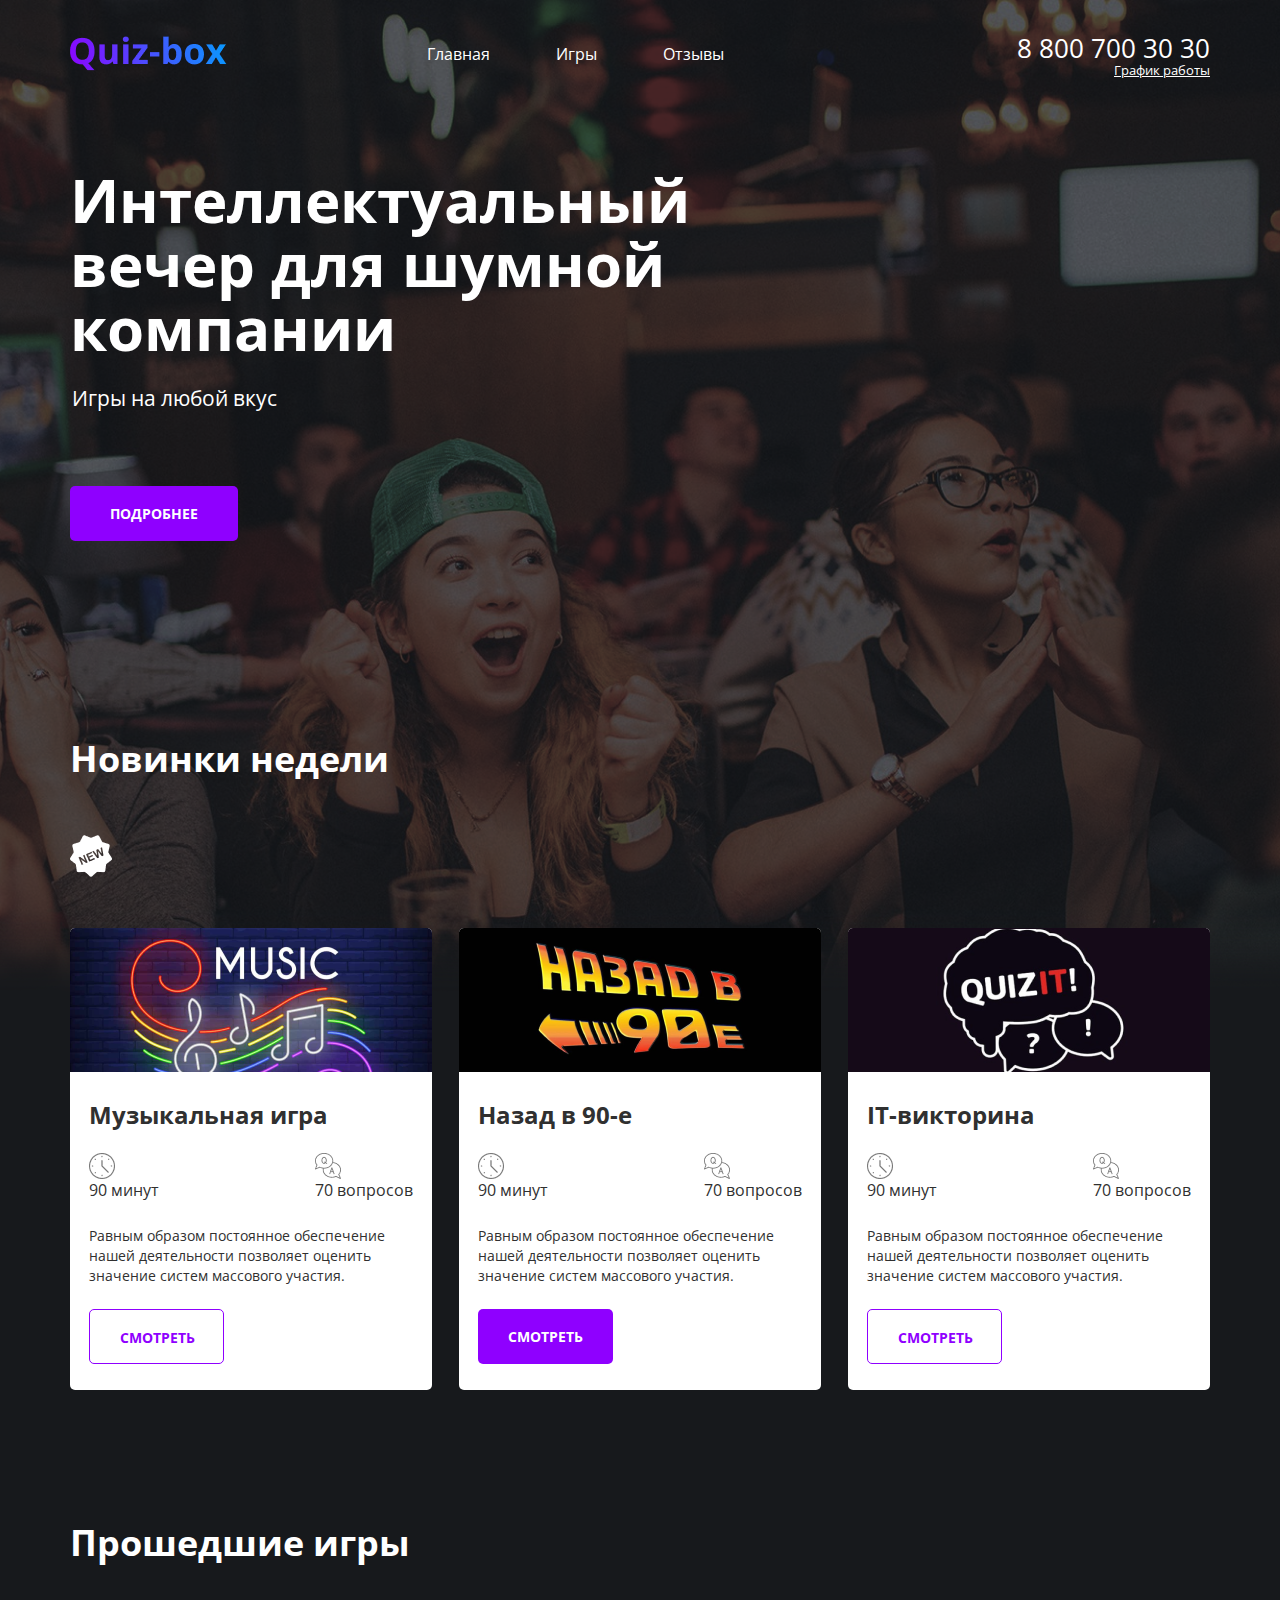
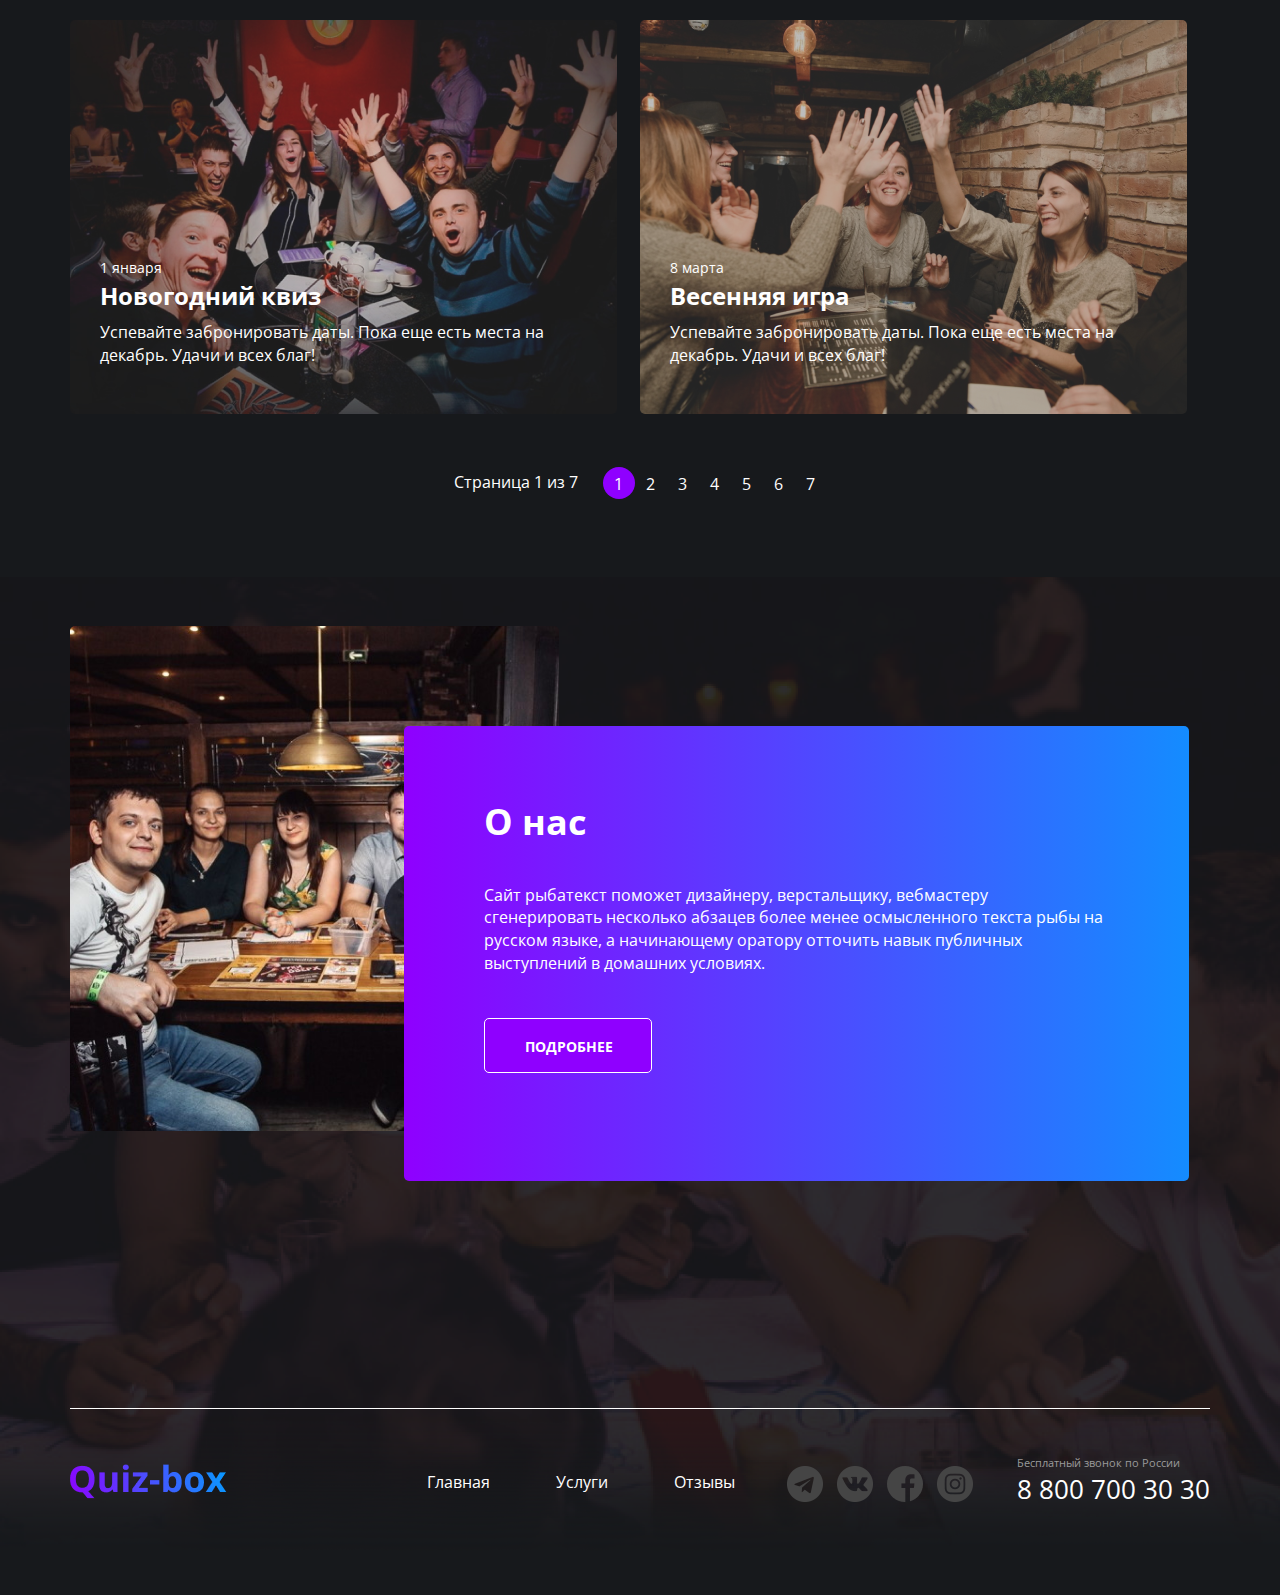
<file: index.html>
<!DOCTYPE html>
<html lang="ru">
<head>
    <meta charset="UTF-8">
    <meta http-equiv="X-UA-Compatible" content="IE=edge">
    <meta name="viewport" content="width=1200, initial-scale=1.0">
    <link rel="preconnect" href="https://fonts.googleapis.com">
    <link rel="preconnect" href="https://fonts.gstatic.com" crossorigin>
    <link href="https://fonts.googleapis.com/css2?family=Open+Sans:wght@400;700&display=swap" rel="stylesheet">
    <link rel="stylesheet" href="./css/main.css" class="stylesheet">
    <title>Quiz-box | Main page</title>
</head>
<body>
    <div class="wrapper main-page-wrapper">
        <section class="hero">
            <div class="container hero__container">
                <header class="header">
                    <div class="header__col">
                        <a href="/" class="logo"><img src="./img/logo/Quiz-box.png" alt="Quiz-box" class="logo__img"></a>
                        <nav class="menu">
                             <ul class="menu__list">
                                <li class="menu__item"><a href="#" class="menu__link">Главная</a></li>
                                <li class="menu__item"><a href="#" class="menu__link">Игры</a></li>
                                <li class="menu__item"><a href="./reviews.html" class="menu__link">Отзывы</a></li>
                            </ul>
                        </nav>
                    </div>
                    <div class="header__col header__col--aling--right">
                        <address class="contacts">
                            <a href="tel:8800703030" class="contacts__phone">8 800 700 30 30</a>
                            <div class="contact__dropdown-title">График работы</div>
                            <div class="contact__dropdown-desc"> 
                                <div class="contact__dropdown-text"> <b>пн-вс: 09:00 - 20:00</b> обед: 14:00-14:30</div>
                            </div>
                        </address>
                    </div>
                </header>           
                <div class="hero__content">
                    <div class="hero__text-section">
                        <h1 class="hero__title">Интеллектуальный вечер для шумной компании</h1>
                        <h4 class="hero__subtitle">Игры на любой вкус</h4>
                    </div>
                    <a href="./game.html" class="btn">Подробнее</a>
                </div>
            </div>
        </section>
        <section class="section">
<div class="container">
    <div class="section__title">
        <h2 class="section__title-tx">Новинки недели</h2>
        <img src="./img/icons/store-new-badges 1.png" alt="New" class="section__title-img">
    </div>
    <ul class="news">
        <li class="news__item">
            <div class="news__header"><img src="./img/decor/music-quiz 1.png" alt="Музыкальная игра" class="news__header-img"></div>
            <div class="news__content">
                <h3 class="news__title">Музыкальная игра</h3>
                <div class="news__info">
                    <div class="news__info-cell">
                        <img src="./img/icons/clock (2) 1.png" alt="Часы" class="news__info-img">
                        <div class="news__info-tx">90 минут</div>
                    </div>
                    <div class="news__info-cell">
                        <img src="./img/icons/qa (1) 1.png" alt="Вопросы" class="news__info-img">
                        <div class="news__info-tx">70 вопросов</div>
                    </div>
                </div>
                <div class="news__info-desc">
                    Равным образом постоянное обеспечение нашей деятельности позволяет оценить значение систем массового участия.
                </div>
                <a href="" class="btn__see btn__see--active">Смотреть</a>
            </div>
        </li>
        <li class="news__item">
            <div class="news__header"><img src="./img/decor/Rectangle 4.png" alt="Назад в 90-е" class="news__header-img"></div>
            <div class="news__content">
                <h3 class="news__title">Назад в 90-е</h3>
                <div class="news__info">
                    <div class="news__info-cell">
                        <img src="./img/icons/clock (2) 1.png" alt="Часы" class="news__info-img">
                        <div class="news__info-tx">90 минут</div>
                    </div>
                    <div class="news__info-cell">
                        <img src="./img/icons/qa (1) 1.png" alt="Вопросы" class="news__info-img">
                        <div class="news__info-tx">70 вопросов</div>
                    </div>
                </div>
                <div class="news__info-desc">
                    Равным образом постоянное обеспечение нашей деятельности позволяет оценить значение систем массового участия.
                </div>
                <a href="" class="btn__see">Смотреть</a>
            </div>
        </li>
        <li class="news__item">
            <div class="news__header"><img src="./img/decor/Group 2.png" alt="IT-викторина" class="news__header-img"></div>
            <div class="news__content">
                <h3 class="news__title">IT-викторина</h3>
                <div class="news__info">
                    <div class="news__info-cell">
                        <img src="./img/icons/clock (2) 1.png" alt="Часы" class="news__info-img">
                        <div class="news__info-tx">90 минут</div>
                    </div>
                    <div class="news__info-cell">
                        <img src="./img/icons/qa (1) 1.png" alt="Вопросы" class="news__info-img">
                        <div class="news__info-tx">70 вопросов</div>
                    </div>
                </div>
                <div class="news__info-desc">
                    Равным образом постоянное обеспечение нашей деятельности позволяет оценить значение систем массового участия.
                </div>
                <a href="#" class="btn__see btn__see--active">Смотреть</a>
            </div>
        </li>
    </ul>
    </div>
       </section>
       <section class="section">
            <div class="container">
                <h2 class="section__title-tx">Прошедшие игры</h2>
                <ul class="last">
                    <li class="last__item single-last">
                        <img src="./img/decor/1.png" alt="Новогодний квиз" class="single-last__last-img">
                        <div class="single-last__text-content">
                            <time class="single-last__date">1 января</time>
                            <h3 class="single-last__title">Новогодний квиз</h3>
                            <div class="single-last__desc">Успевайте забронировать даты. Пока еще есть места на декабрь. Удачи и всех благ!</div>
                        </div>
                    </li>
                    <li class="last__item single-last">
                        <img src="./img/decor/2.png" alt="Весенняя игра" class="single-last__last-img">
                        <div class="single-last__text-content">
                            <time class="single-last__date">8 марта</time>
                            <h3 class="single-last__title">Весенняя игра</h3>
                            <div class="single-last__desc">Успевайте забронировать даты. Пока еще есть места на декабрь. Удачи и всех благ!</div>
                        </div>
                    </li>
                </ul>
                <div class="pager">
                    <div class="pager__display"> Страница 1 из 7</div>
                    <ul class="pager__list">
                        <li class="pager__item"><a href="#" class="pager__link pager__link--active">1</a></li>
                        <li class="pager__item"><a href="#" class="pager__link">2</a></li>
                        <li class="pager__item"><a href="#" class="pager__link">3</a></li>
                        <li class="pager__item"><a href="#" class="pager__link">4</a></li>
                        <li class="pager__item"><a href="#" class="pager__link">5</a></li>
                        <li class="pager__item"><a href="#" class="pager__link">6</a></li>
                        <li class="pager__item"><a href="#" class="pager__link">7</a></li>
                    </ul>
                </div>
            </div>
        </section> 
        <section class="section">
            <div class="container">
                <div class="about">
                    <div class="about__desc">
                        <h2 class="about__title">О нас</h2>
                        <p class="about__desc-text">
                            Сайт рыбатекст поможет дизайнеру, верстальщику, вебмастеру сгенерировать несколько абзацев более менее осмысленного текста рыбы на русском языке, а начинающему оратору отточить навык публичных выступлений в домашних условиях. 
                        </p>
                        <a href="#" class="btn btn--border">Подробнее</a>
                    </div>
                </div>
            </div>
        </section>
<footer class="footer-container">
    <div class="container footer-container__content">
        <div class="footer footer-container__section">
            <div class="footer__col">
                <a href="/" class="logo">
                    <img src="./img/logo/Quiz-box.png" alt="Quiz-box" class="logo__img">
                </a>
                <nav class="menu menu-footer">
                    <ul class="menu__list">
                        <li class="menu__item"> <a href="#" class="menu__link">Главная</a></li>
                        <li class="menu__item"> <a href="#" class="menu__link">Услуги</a></li>
                        <li class="menu__item"> <a href="#" class="menu__link">Отзывы</a></li>
                    </ul>
                </nav>
            </div>
                <div class="footer__col footer__col--align__right">
                    <ul class="socials">
                        <li class="social__item social__item--ikon--tg">
                            <a href="#" class="social__link"></a>
                        </li>
                        <li class="social__item social__item--ikon--vk">
                            <a href="#" class="social__link"></a>
                        </li>
                        <li class="social__item social__item--ikon--fb">
                            <a href="#" class="social__link"></a>
                        </li>
                        <li class="social__item social__item--ikon--inst">
                            <a href="#" class="social__link"></a>
                        </li>
                    </ul>
                    <address class="contacts">
                        <div class="contacts__desc">Бесплатный звонок по России</div>
                        <a href="tel:+78007003030" class="contacts__phone">8 800 700 30 30</a>
                    </address>
                </div>
        </div>
    </div>
</footer>
    </div>

</body>
</html>
</file>
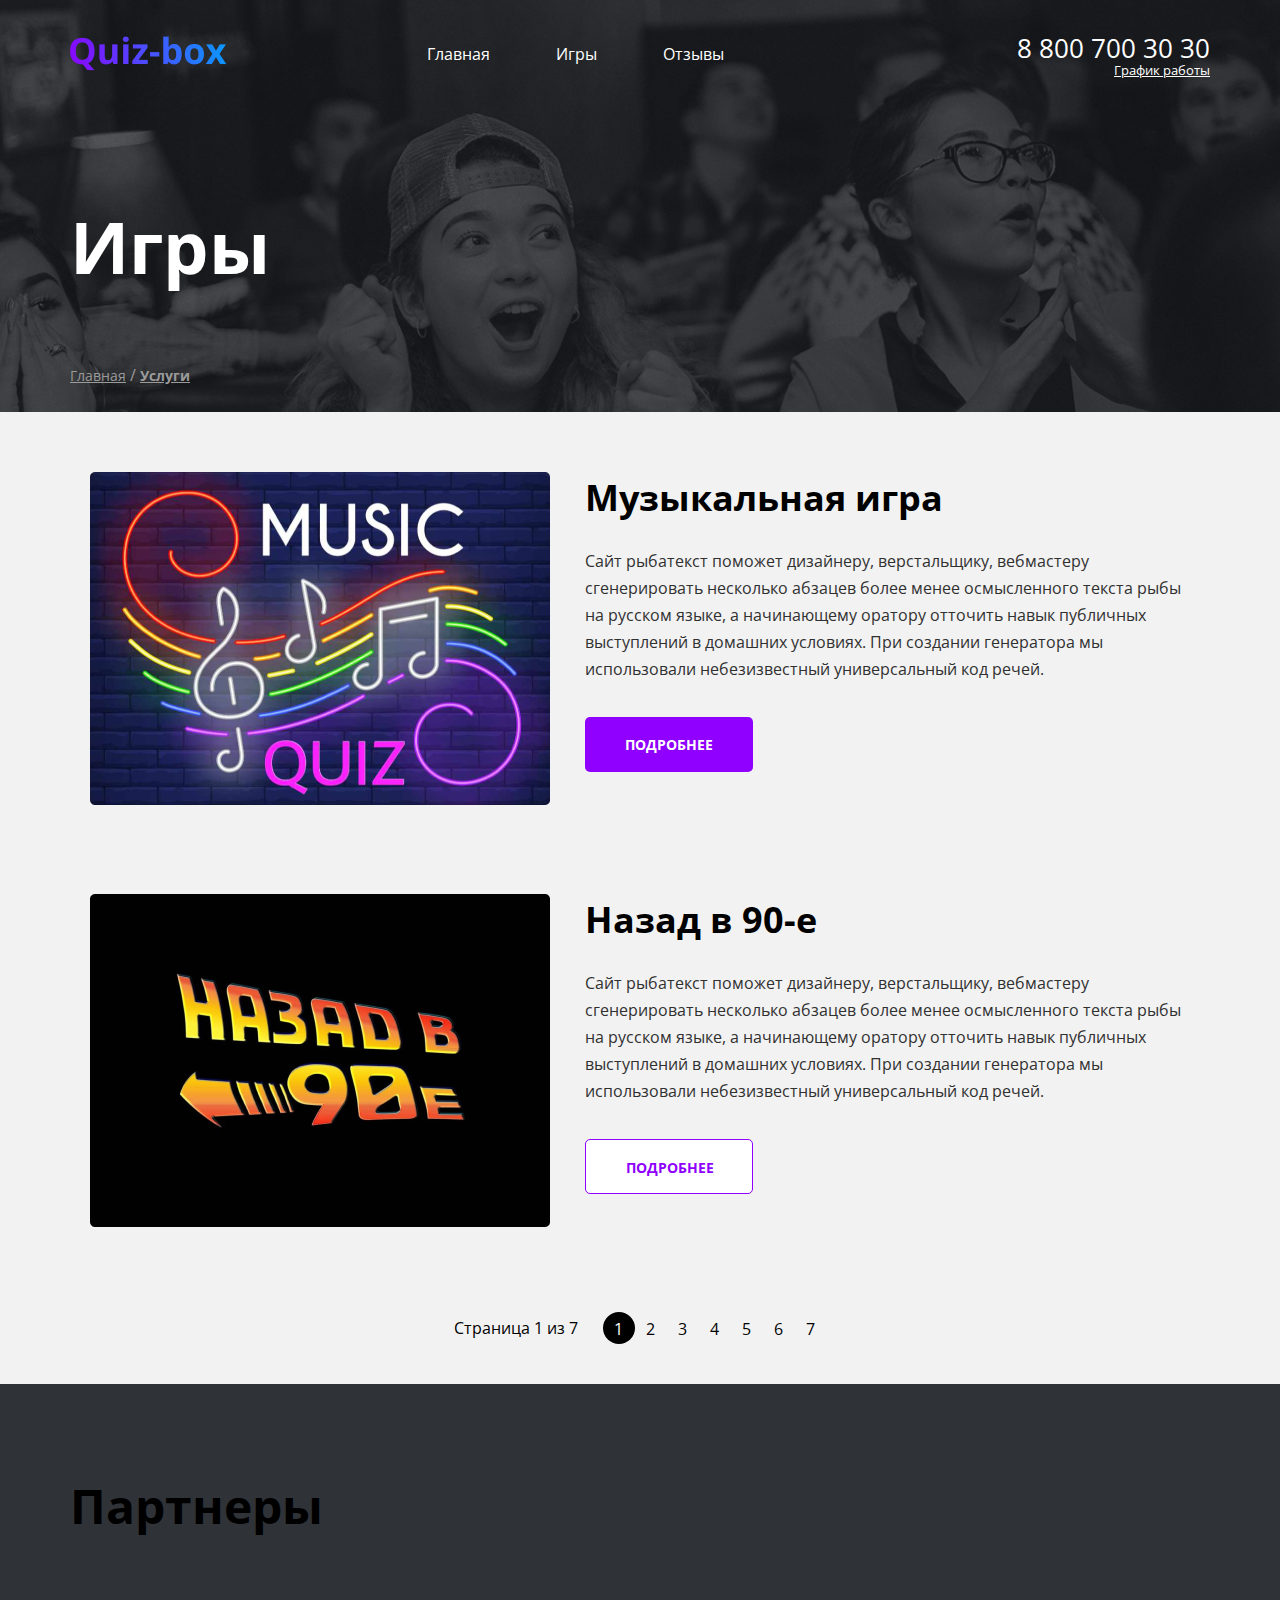
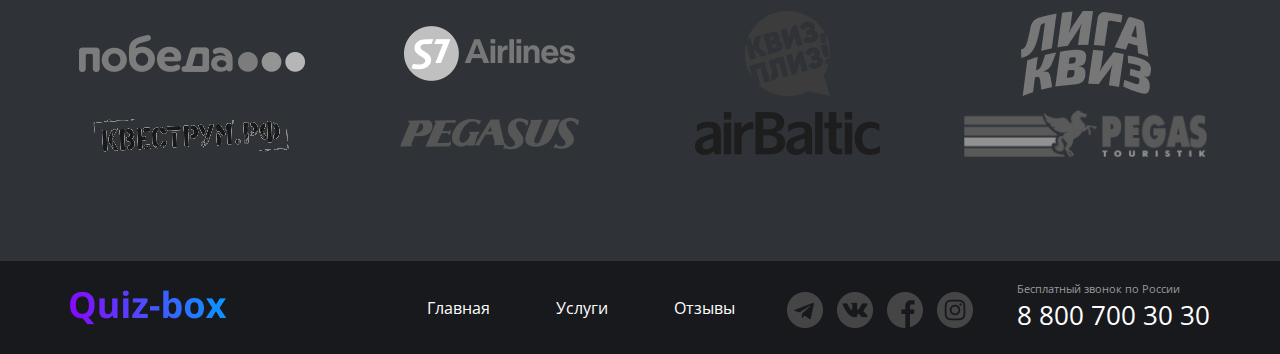
<file: game.html>
<!DOCTYPE html>
<html lang="ru">
<head>
    <meta charset="UTF-8">
    <meta http-equiv="X-UA-Compatible" content="IE=edge">
    <meta name="viewport" content="width=1200, initial-scale=1.0">
    <link rel="preconnect" href="https://fonts.googleapis.com">
    <link rel="preconnect" href="https://fonts.gstatic.com" crossorigin>
    <link href="https://fonts.googleapis.com/css2?family=Open+Sans:wght@400;700&display=swap" rel="stylesheet">
    <link rel="stylesheet" href="./css/main.css" class="stylesheet">
    <title>Quiz-box | Game page</title>
</head>
<body>
    <div class="wrapper">
<section class="top-line">
    <div class="container top-line__container">
        <header class="header">
            <div class="header__col">
                <a href="/" class="logo"><img src="./img/logo/Quiz-box.png" alt="Quiz-box" class="logo__img"></a>
                <nav class="menu">
                     <ul class="menu__list">
                        <li class="menu__item"><a href="./index.html" class="menu__link">Главная</a></li>
                        <li class="menu__item"><a href="./game.html" class="menu__link">Игры</a></li>
                        <li class="menu__item"><a href="./reviews.html" class="menu__link">Отзывы</a></li>
                    </ul>
                </nav>
            </div>
            <div class="header__col header__col--aling--right">
                <address class="contacts">
                    <a href="tel:8800703030" class="contacts__phone">8 800 700 30 30</a>
                    <div class="contact__dropdown-title">График работы</div>
                </address>
            </div>
        </header>
        <h1 class="page-title">Игры</h1>
        <nav class="breadcrums">
            <ul class="breadcrums__list">
                <li class="breadcrums__item"><a href="./index.html" class="breadcrums__link">Главная</a></li>
                <li class="breadcrums__item breadcrums__item--active"><a href="#" class="breadcrums__link">Услуги</a></li>
            </ul>
        </nav>
    </div>
</section>
<main class="page-content">
    <div class="container">
        <ul class="games">
<li class="games__item">
    <a href="#" class="game">
        <div class="game__img">
            <img src="./img/decor/Group 1.png" class="game__img-elem" alt="Музыкальная игра">
        </div>
        <div class="game__content">
            <h2 class="game__title">Музыкальная игра</h2>
            <div class="game__desc">
                <p>
                    Сайт рыбатекст поможет дизайнеру, верстальщику, вебмастеру сгенерировать несколько абзацев более менее осмысленного текста рыбы на русском языке, а начинающему оратору отточить навык публичных выступлений в домашних условиях. При создании генератора мы использовали небезизвестный универсальный код речей. 
                </p>
            </div>
        <div href="#" class="btn game__btn game__btn--color--white">Подробнее</div>
        </div>
    </a>
</li>
<li class="games__item">
    <a href="#" class="game game--active">
        <div class="game__img">
            <img src="./img/decor/Group 1(2).png" class="game__img-elem" alt="Назад в 90-е">
        </div>
        <div class="game__content">
            <h2 class="game__title">Назад в 90-е</h2>
            <div class="game__desc">
                <p>
                    Сайт рыбатекст поможет дизайнеру, верстальщику, вебмастеру сгенерировать несколько абзацев более менее осмысленного текста рыбы на русском языке, а начинающему оратору отточить навык публичных выступлений в домашних условиях. При создании генератора мы использовали небезизвестный универсальный код речей. 
                </p>
            </div>
        <div href="#" class="btn game__btn game__btn--color--white">Подробнее</div>
        </div>
    </a>
</li>
        </ul>
        <div class="pager pager--dark--theme">
            <div class="pager__display"> Страница 1 из 7</div>
            <ul class="pager__list">
                <li class="pager__item"><a href="#" class="pager__link pager__link--active">1</a></li>
                <li class="pager__item"><a href="#" class="pager__link">2</a></li>
                <li class="pager__item"><a href="#" class="pager__link">3</a></li>
                <li class="pager__item"><a href="#" class="pager__link">4</a></li>
                <li class="pager__item"><a href="#" class="pager__link">5</a></li>
                <li class="pager__item"><a href="#" class="pager__link">6</a></li>
                <li class="pager__item"><a href="#" class="pager__link">7</a></li>
            </ul>
        </div>
    </div>
</main>
<section class="inner-section inner-section--bg--grey">
<div class="container">
    <h2 class="inner-section__title">Партнеры</h2>
    <ul class="partners">
        <li class="partners__item">
            <a href="#" class="partners__link">
                <img src="./img/logo/pobeda.png" alt="pobeda">
            </a>
        </li>
        <li class="partners__item">
            <a href="#" class="partners__link">
                <img src="./img/logo/s7.png" alt="s7">
            </a>
        </li>
        <li class="partners__item">
            <a href="#" class="partners__link">
                <img src="./img/logo/Vector.png" alt="quiz">
            </a>
        </li>
        <li class="partners__item">
            <a href="#" class="partners__link">
                <img src="./img/logo/g10 1.png" alt="liga quiz">
            </a>
        </li>
        <li class="partners__item">
            <a href="#" class="partners__link">
                <img src="./img/logo/image__files_news_zenia_logotip_logo_kvestroom 1.png" alt="qest room">
            </a>
        </li>
        <li class="partners__item">
            <a href="#" class="partners__link">
                <img src="./img/logo/pegasus.png" alt="pegasus">
            </a>
        </li>
        <li class="partners__item">
            <a href="#" class="partners__link">
                <img src="./img/logo/airbaltic.png" alt="airbaltic">
            </a>
        </li>
        <li class="partners__item">
            <a href="#" class="partners__link">
                <img src="./img/logo/pegas.png" alt="pegas">
            </a>
        </li>
    </ul>
</div>
</section>
<footer class="inner-footer">
    <div class="container inner-footer__container">
        <div class="footer">
            <div class="footer__col">
                <a href="/" class="logo">
                    <img src="./img/logo/Quiz-box.png" alt="Quiz-box" class="logo__img">
                </a>
                <nav class="menu menu-footer">
                    <ul class="menu__list">
                        <li class="menu__item"> <a href="#" class="menu__link">Главная</a></li>
                        <li class="menu__item"> <a href="#" class="menu__link">Услуги</a></li>
                        <li class="menu__item"> <a href="#" class="menu__link">Отзывы</a></li>
                    </ul>
                </nav>
            </div>
                <div class="footer__col footer__col--align__right">
                    <ul class="socials">
                        <li class="social__item social__item--ikon--tg">
                            <a href="#" class="social__link"></a>
                        </li>
                        <li class="social__item social__item--ikon--vk">
                            <a href="#" class="social__link"></a>
                        </li>
                        <li class="social__item social__item--ikon--fb">
                            <a href="#" class="social__link"></a>
                        </li>
                        <li class="social__item social__item--ikon--inst">
                            <a href="#" class="social__link"></a>
                        </li>
                    </ul>
                    <address class="contacts">
                        <div class="contacts__desc">Бесплатный звонок по России</div>
                        <a href="tel:+78007003030" class="contacts__phone">8 800 700 30 30</a>
                    </address>
                </div>
        </div>
    </div>
</footer>
    </div>
</body>
</html>
</file>
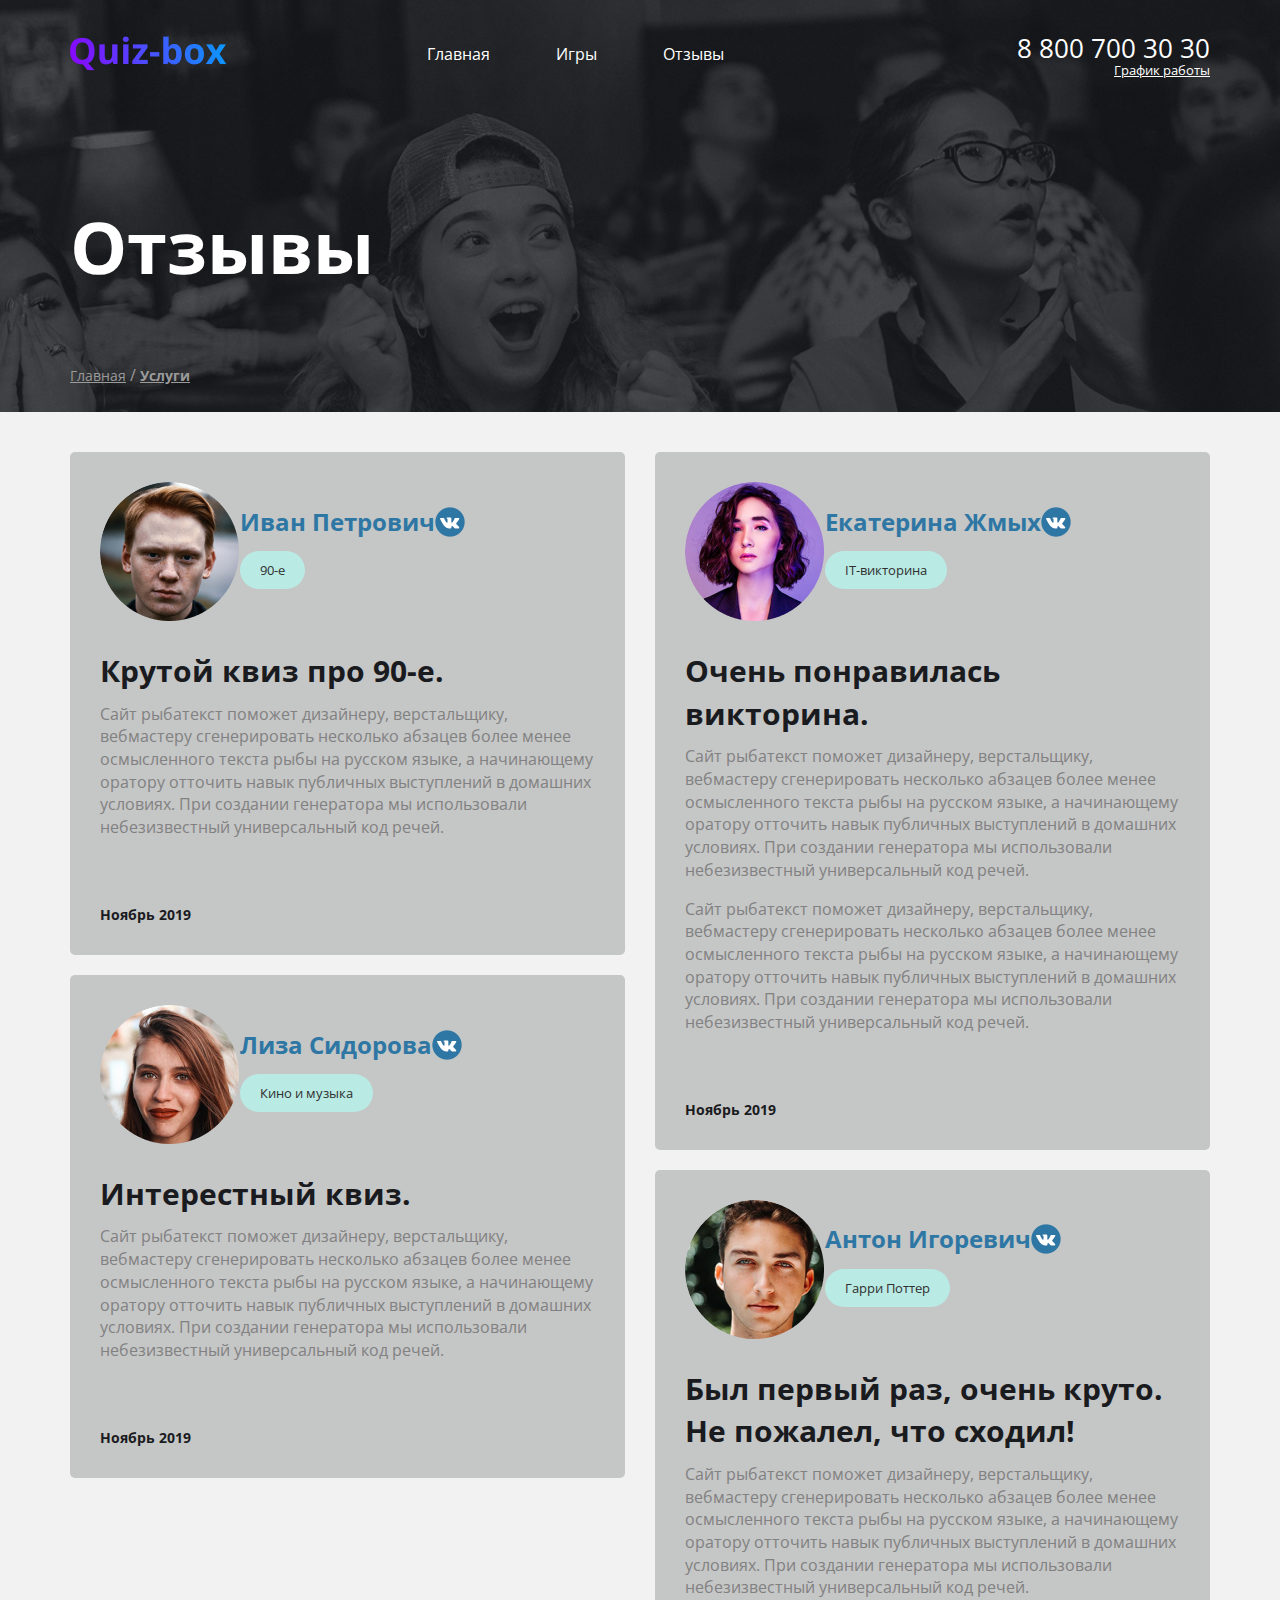
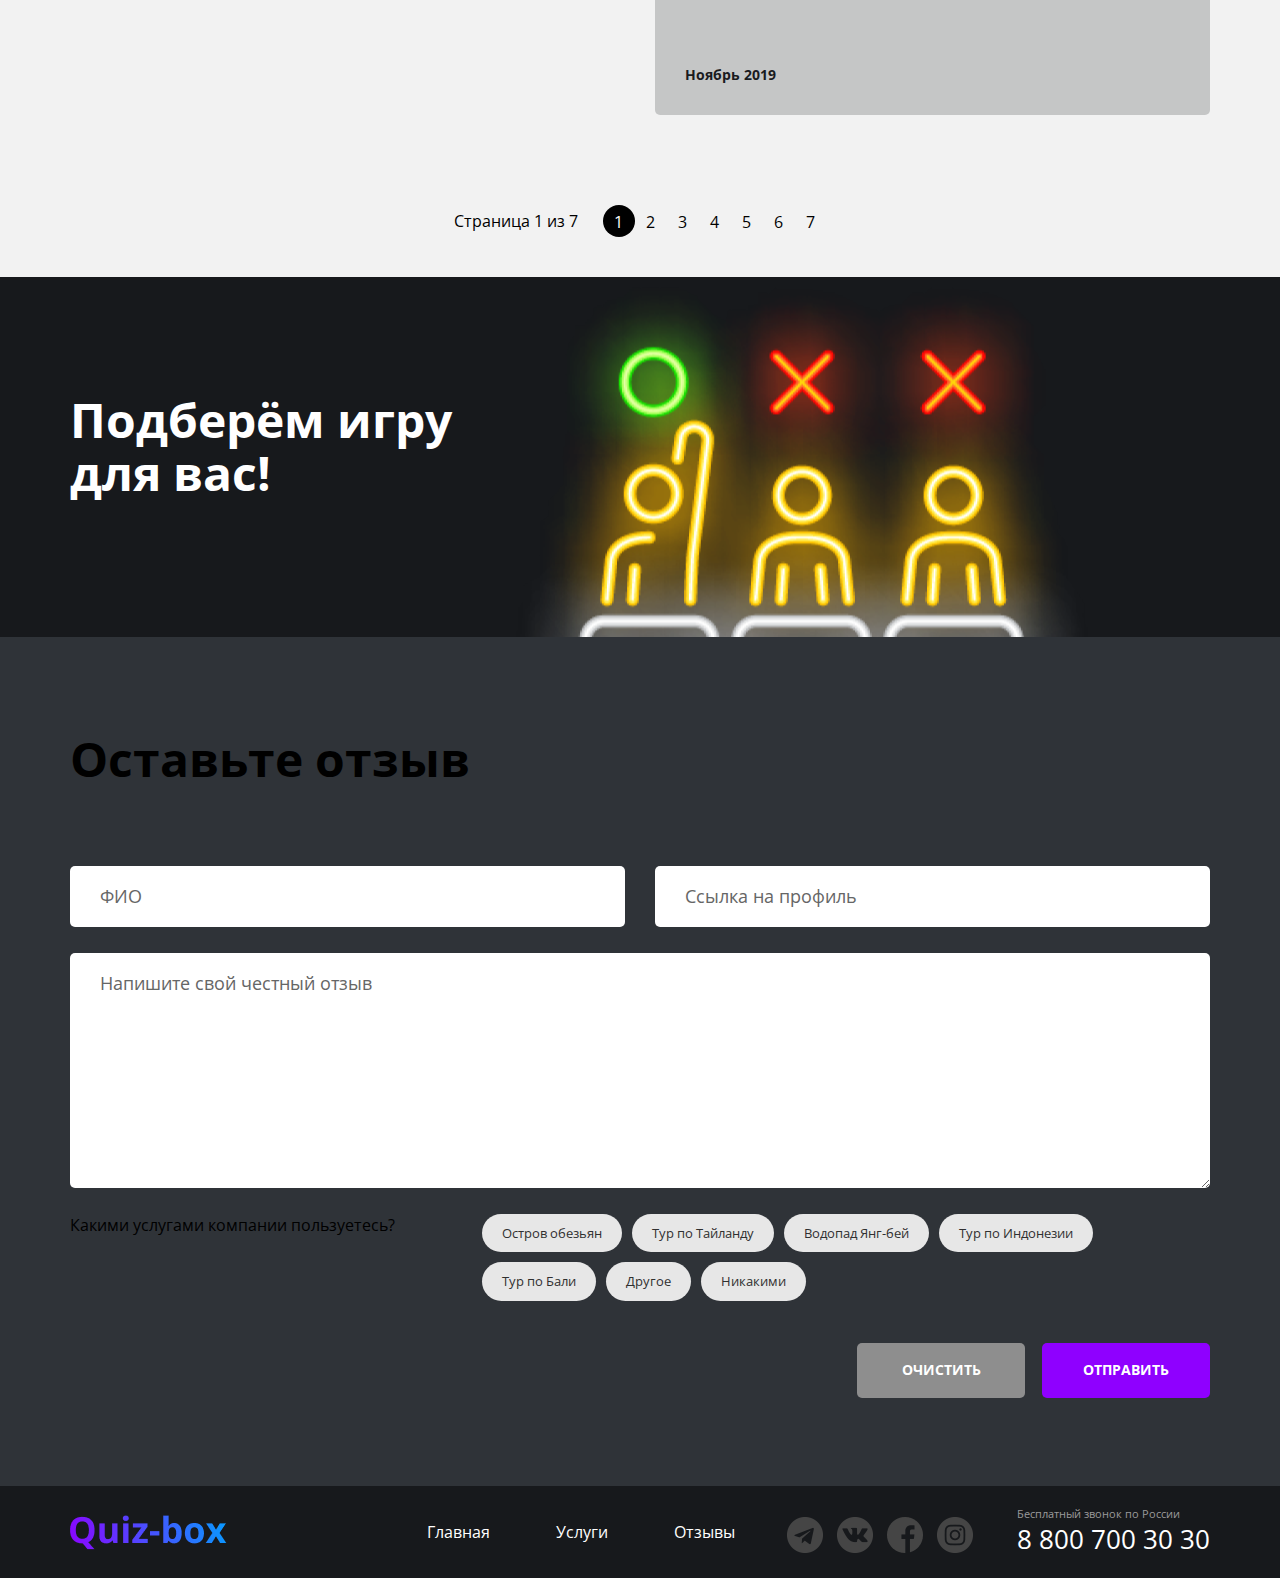
<file: reviews.html>
<!DOCTYPE html>
<html lang="ru">
<head>
    <meta charset="UTF-8">
    <meta http-equiv="X-UA-Compatible" content="IE=edge">
    <meta name="viewport" content="width=1200, initial-scale=1.0">
    <link rel="preconnect" href="https://fonts.googleapis.com">
    <link rel="preconnect" href="https://fonts.gstatic.com" crossorigin>
    <link href="https://fonts.googleapis.com/css2?family=Open+Sans:wght@400;700&display=swap" rel="stylesheet">
    <link rel="stylesheet" href="./css/main.css" class="stylesheet">
    <title>Quiz-box | Reviews page</title>
</head>
<body>
    <div class="wrapper">
<section class="top-line">
    <div class="container top-line__container">
        <header class="header">
            <div class="header__col">
                <a href="/" class="logo"><img src="./img/logo/Quiz-box.png" alt="Quiz-box" class="logo__img"></a>
                <nav class="menu">
                     <ul class="menu__list">
                        <li class="menu__item"><a href="./index.html" class="menu__link">Главная</a></li>
                        <li class="menu__item"><a href="./game.html" class="menu__link">Игры</a></li>
                        <li class="menu__item"><a href="./reviews.html" class="menu__link">Отзывы</a></li>
                    </ul>
                </nav>
            </div>
            <div class="header__col header__col--aling--right">
                <address class="contacts">
                    <a href="tel:8800703030" class="contacts__phone">8 800 700 30 30</a>
                    <div class="contact__dropdown-title">График работы</div>
                </address>
            </div>
        </header>
        <h1 class="page-title">Отзывы</h1>
        <nav class="breadcrums">
            <ul class="breadcrums__list">
                <li class="breadcrums__item"><a href="#" class="breadcrums__link">Главная</a></li>
                <li class="breadcrums__item breadcrums__item--active"><a href="#" class="breadcrums__link">Услуги</a></li>
            </ul>
        </nav>
    </div>
</section>
<main class="page-content">
    <div class="container">
        <ul class="reviews">
            <li class="reviews__iteam review">
                <div class="review__header">
                    <div class="review__photo">
                        <div class="avatar">
                            <img src="./img/icons/avatar/avatar1.png" alt="user" class="avatar__img">
                        </div>
                    </div>
                    <div class="review__userdata">
                        <a href="#" class="review__user">Иван Петрович</a>
                        <ul class="review__tags">
                            <li class="review__tag-item tag tag--bg--green ">90-e</li>
                        </ul>
                    </div>
                </div>
                <div class="review__content">
                    <h3 class="review__title">Крутой квиз про 90-е.</h3>
                    <div class="review__content-text">
                        <p>Сайт рыбатекст поможет дизайнеру, верстальщику, вебмастеру сгенерировать несколько абзацев более менее осмысленного текста рыбы на русском языке, а начинающему оратору отточить навык публичных выступлений в домашних условиях. При создании генератора мы использовали небезизвестный универсальный код речей.</p>
                    </div>
                    <time class="review__data">Ноябрь 2019</time>
                </div>
            </li>
            <li class="reviews__iteam review">
                <div class="review__header">
                    <div class="review__photo">
                        <div class="avatar">
                            <img src="./img/icons/avatar/avatar2.png" alt="user" class="avatar__img">
                        </div>
                    </div>
                    <div class="review__userdata">
                        <a href="#" class="review__user">Лиза Сидорова</a>
                        <ul class="review__tags">
                            <li class="review__tag-item tag tag--bg--green ">Кино и музыка</li>
                        </ul>
                    </div>
                </div>
                <div class="review__content">
                    <h3 class="review__title">Интерестный квиз.</h3>
                    <div class="review__content-text">
                        <p>Сайт рыбатекст поможет дизайнеру, верстальщику, вебмастеру сгенерировать несколько абзацев более менее осмысленного текста рыбы на русском языке, а начинающему оратору отточить навык публичных выступлений в домашних условиях. При создании генератора мы использовали небезизвестный универсальный код речей.</p>
                    </div>
                    <time class="review__data">Ноябрь 2019</time>
                </div>
            </li>
            <li class="reviews__iteam review">
                <div class="review__header">
                    <div class="review__photo">
                        <div class="avatar">
                            <img src="./img/icons/avatar/avatar3.png" alt="user" class="avatar__img">
                        </div>
                    </div>
                    <div class="review__userdata">
                        <a href="#" class="review__user">Екатерина Жмых</a>
                        <ul class="review__tags">
                            <li class="review__tag-item tag tag--bg--green ">IT-викторина</li>
                        </ul>
                    </div>
                </div>
                <div class="review__content">
                    <h3 class="review__title">Очень понравилась викторина.</h3>
                    <div class="review__content-text">
                        <p>Сайт рыбатекст поможет дизайнеру, верстальщику, вебмастеру сгенерировать несколько абзацев более менее осмысленного текста рыбы на русском языке, а начинающему оратору отточить навык публичных выступлений в домашних условиях. При создании генератора мы использовали небезизвестный универсальный код речей.</p>
                        <p>Сайт рыбатекст поможет дизайнеру, верстальщику, вебмастеру сгенерировать несколько абзацев более менее осмысленного текста рыбы на русском языке, а начинающему оратору отточить навык публичных выступлений в домашних условиях. При создании генератора мы использовали небезизвестный универсальный код речей.</p>
                    </div>
                    <time class="review__data">Ноябрь 2019</time>
                </div>
            </li>
            <li class="reviews__iteam review">
                <div class="review__header">
                    <div class="review__photo">
                        <div class="avatar">
                            <img src="./img/icons/avatar/avatar4.png" alt="user" class="avatar__img">
                        </div>
                    </div>
                    <div class="review__userdata">
                        <a href="#" class="review__user">Антон Игоревич</a>
                        <ul class="review__tags">
                            <li class="review__tag-item tag tag--bg--green ">Гарри Поттер</li>
                        </ul>
                    </div>
                </div>
                <div class="review__content">
                    <h3 class="review__title">Был первый раз, очень круто. Не пожалел, что сходил!</h3>
                    <div class="review__content-text">
                        <p>Сайт рыбатекст поможет дизайнеру, верстальщику, вебмастеру сгенерировать несколько абзацев более менее осмысленного текста рыбы на русском языке, а начинающему оратору отточить навык публичных выступлений в домашних условиях. При создании генератора мы использовали небезизвестный универсальный код речей.</p>
                    </div>
                    <time class="review__data">Ноябрь 2019</time>
                </div>
            </li>
        </ul>
        <div class="pager pager--dark--theme">
            <div class="pager__display"> Страница 1 из 7</div>
            <ul class="pager__list">
                <li class="pager__item"><a href="#" class="pager__link pager__link--active">1</a></li>
                <li class="pager__item"><a href="#" class="pager__link">2</a></li>
                <li class="pager__item"><a href="#" class="pager__link">3</a></li>
                <li class="pager__item"><a href="#" class="pager__link">4</a></li>
                <li class="pager__item"><a href="#" class="pager__link">5</a></li>
                <li class="pager__item"><a href="#" class="pager__link">6</a></li>
                <li class="pager__item"><a href="#" class="pager__link">7</a></li>
            </ul>
        </div>
    </div>
</main>
<section class="separator">
    <div class="container">
        <div class="separator__content">
            <h2 class="separator__title">Подберём игру для вас!</h2>
        </div>
    </div>
</section>
<section class="inner-section inner-section--bg--grey">
<div class="container">
    <h2 class="inner-section__title">Оставьте отзыв</h2>
   <form action="/" class="form">
<div class="form__row">
    <input type="text" placeholder="ФИО" class="form__input">
    <input type="text" placeholder="Ссылка на профиль" class="form__input">
</div>
<div class="form__row">
    <textarea placeholder="Напишите свой честный отзыв" class="form__input form__input--textarea"></textarea>
</div>
<div class="form__controls">
    <div class="form__controls-title">Какими услугами компании пользуетесь?</div>
    <ul class="controls">
        <li class="controls__iteam">
            <label class="controls__elem">
                <input type="checkbox" class="controls__checkbox">
                <div class="tag controls__tag">Остров обезьян </div>
            </label>
        </li>
        <li class="controls__iteam">
            <label class="controls__elem">
                <input type="checkbox" class="controls__checkbox">
                <div class="tag controls__tag">Тур по Тайланду</div>
            </label>
        </li>
        <li class="controls__iteam">
            <label class="controls__elem">
                <input type="checkbox" class="controls__checkbox">
                <div class="tag controls__tag">Водопад Янг-бей</div>
            </label>
        </li>
        <li class="controls__iteam">
            <label class="controls__elem">
                <input type="checkbox" class="controls__checkbox">
                <div class="tag controls__tag">Тур по Индонезии</div>
            </label>
        </li>
        <li class="controls__iteam">
            <label class="controls__elem">
                <input type="checkbox" class="controls__checkbox">
                <div class="tag controls__tag">Тур по Бали</div>
            </label>
        </li>
        <li class="controls__iteam">
            <label class="controls__elem">
                <input type="checkbox" class="controls__checkbox">
                <div class="tag controls__tag">Другое</div>
            </label>
        </li>
        <li class="controls__iteam">
            <label class="controls__elem">
                <input type="checkbox" class="controls__checkbox">
                <div class="tag controls__tag">Никакими</div>
            </label>
        </li>
    </ul>
</div>
   </form>
<div class="form__btns">
    <button type="reset" class="btn form__btn btn--color--grey">Очистить</button>
    <button type="submit" class="btn form__btn btn--color--violet">Отправить</button>
</div>
</div>
</section>
<footer class="inner-footer">
    <div class="container inner-footer__container">
        <div class="footer">
            <div class="footer__col">
                <a href="/" class="logo">
                    <img src="./img/logo/Quiz-box.png" alt="Quiz-box" class="logo__img">
                </a>
                <nav class="menu menu-footer">
                    <ul class="menu__list">
                        <li class="menu__item"> <a href="#" class="menu__link">Главная</a></li>
                        <li class="menu__item"> <a href="#" class="menu__link">Услуги</a></li>
                        <li class="menu__item"> <a href="#" class="menu__link">Отзывы</a></li>
                    </ul>
                </nav>
            </div>
                <div class="footer__col footer__col--align__right">
                    <ul class="socials">
                        <li class="social__item social__item--ikon--tg">
                            <a href="#" class="social__link"></a>
                        </li>
                        <li class="social__item social__item--ikon--vk">
                            <a href="#" class="social__link"></a>
                        </li>
                        <li class="social__item social__item--ikon--fb">
                            <a href="#" class="social__link"></a>
                        </li>
                        <li class="social__item social__item--ikon--inst">
                            <a href="#" class="social__link"></a>
                        </li>
                    </ul>
                    <address class="contacts">
                        <div class="contacts__desc">Бесплатный звонок по России</div>
                        <a href="tel:+78007003030" class="contacts__phone">8 800 700 30 30</a>
                    </address>
                </div>
        </div>
    </div>
</footer>
    </div>
</body>
</html>
</file>
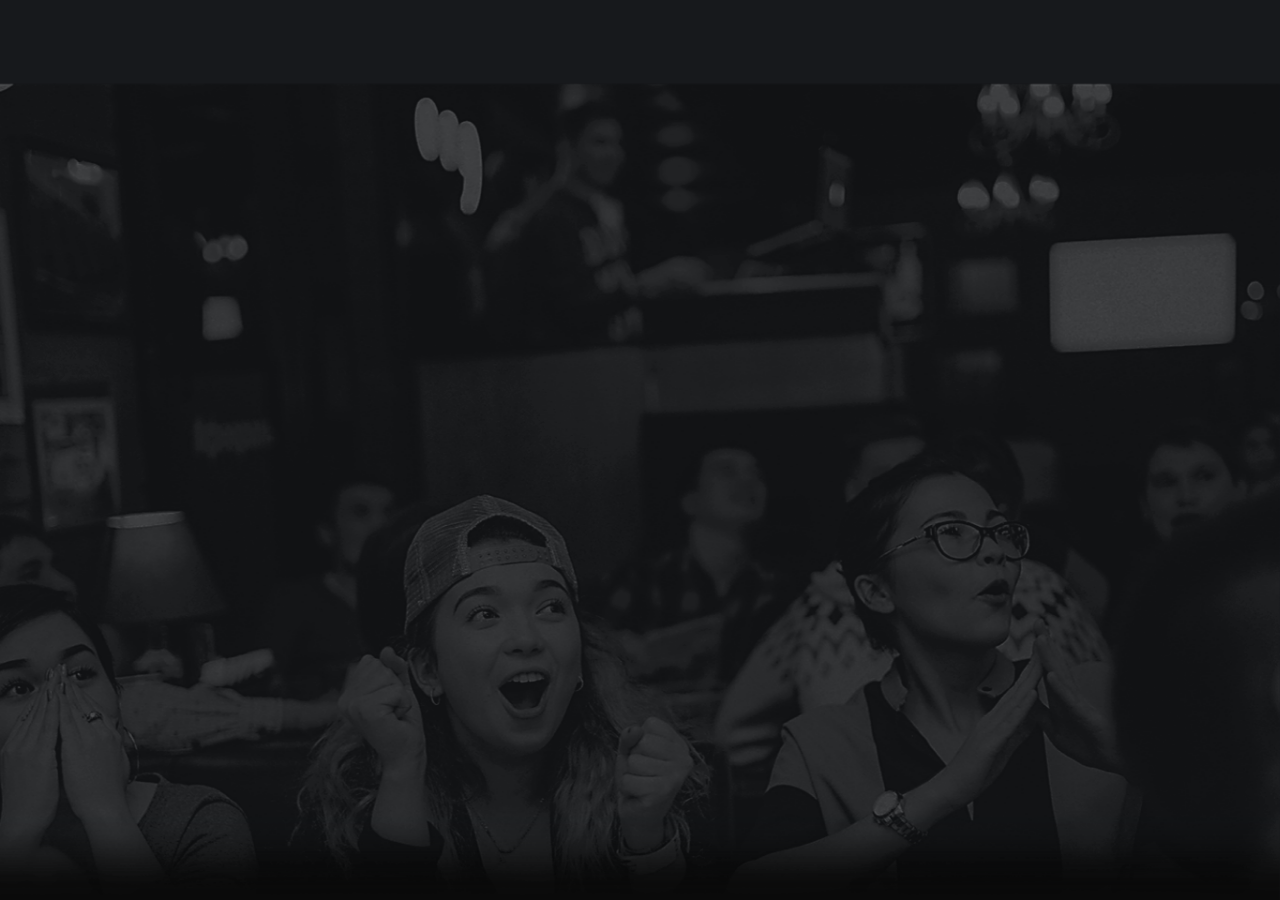
<file: welcome.html>
<!DOCTYPE html>
<html lang="ru">
<head>
    <meta charset="UTF-8">
    <meta http-equiv="X-UA-Compatible" content="IE=edge">
    <meta name="viewport" content="width=1200, initial-scale=1.0">
    <link rel="preconnect" href="https://fonts.googleapis.com">
    <link rel="preconnect" href="https://fonts.gstatic.com" crossorigin>
    <link href="https://fonts.googleapis.com/css2?family=Open+Sans:wght@400;700&display=swap" rel="stylesheet">
    <link rel="stylesheet" href="./css/main.css" class="stylesheet">
    <title>Quiz-box | Welcome page</title>
</head>
<body>
    <div class="welcome">
        <div class="welcome__container">
            <div class="central">
                <img src="./img/logo/Quiz-box1.png" alt="quizbox logo" class="central__logo">
                <a href="./index.html" class="btn btn--welcome">Войти</a>
            </div>
        </div>
    </div>
</body>
</html>
</file>
<file: css/main.css>
@import url(./layout/base.css);
@import url(./layout/fonts.css);
@import url(./layout/normalize.css);

@import url(./bloks/btn.css);
@import url(./bloks/header.css);
@import url(./bloks/hero-content.css);
@import url(./bloks/logo.css);
@import url(./bloks/menu.css);
@import url(./bloks/contacts.css);
@import url(./bloks/new.css);
@import url(./bloks/section.css);
@import url(./bloks/last.css);
@import url(./bloks/pager.css);
@import url(./bloks/about.css);
@import url(./bloks/footer.css);
@import url(./bloks/socials.css);

@import url(./bloks/partners.css);
@import url(./bloks/inner-section.css);
@import url(./bloks/game.css);
@import url(./bloks/page-content.css);
@import url(./bloks/breadcrums.css);
@import url(./bloks/top-line.css);

@import url(./bloks/reviews.css);
@import url(./bloks/avatar.css);
@import url(./bloks/tag.css);
@import url(./bloks/separator.css);
@import url(./bloks/form.css);
@import url(./bloks/controls.css);
@import url(./bloks/welcome.css);
</file>
